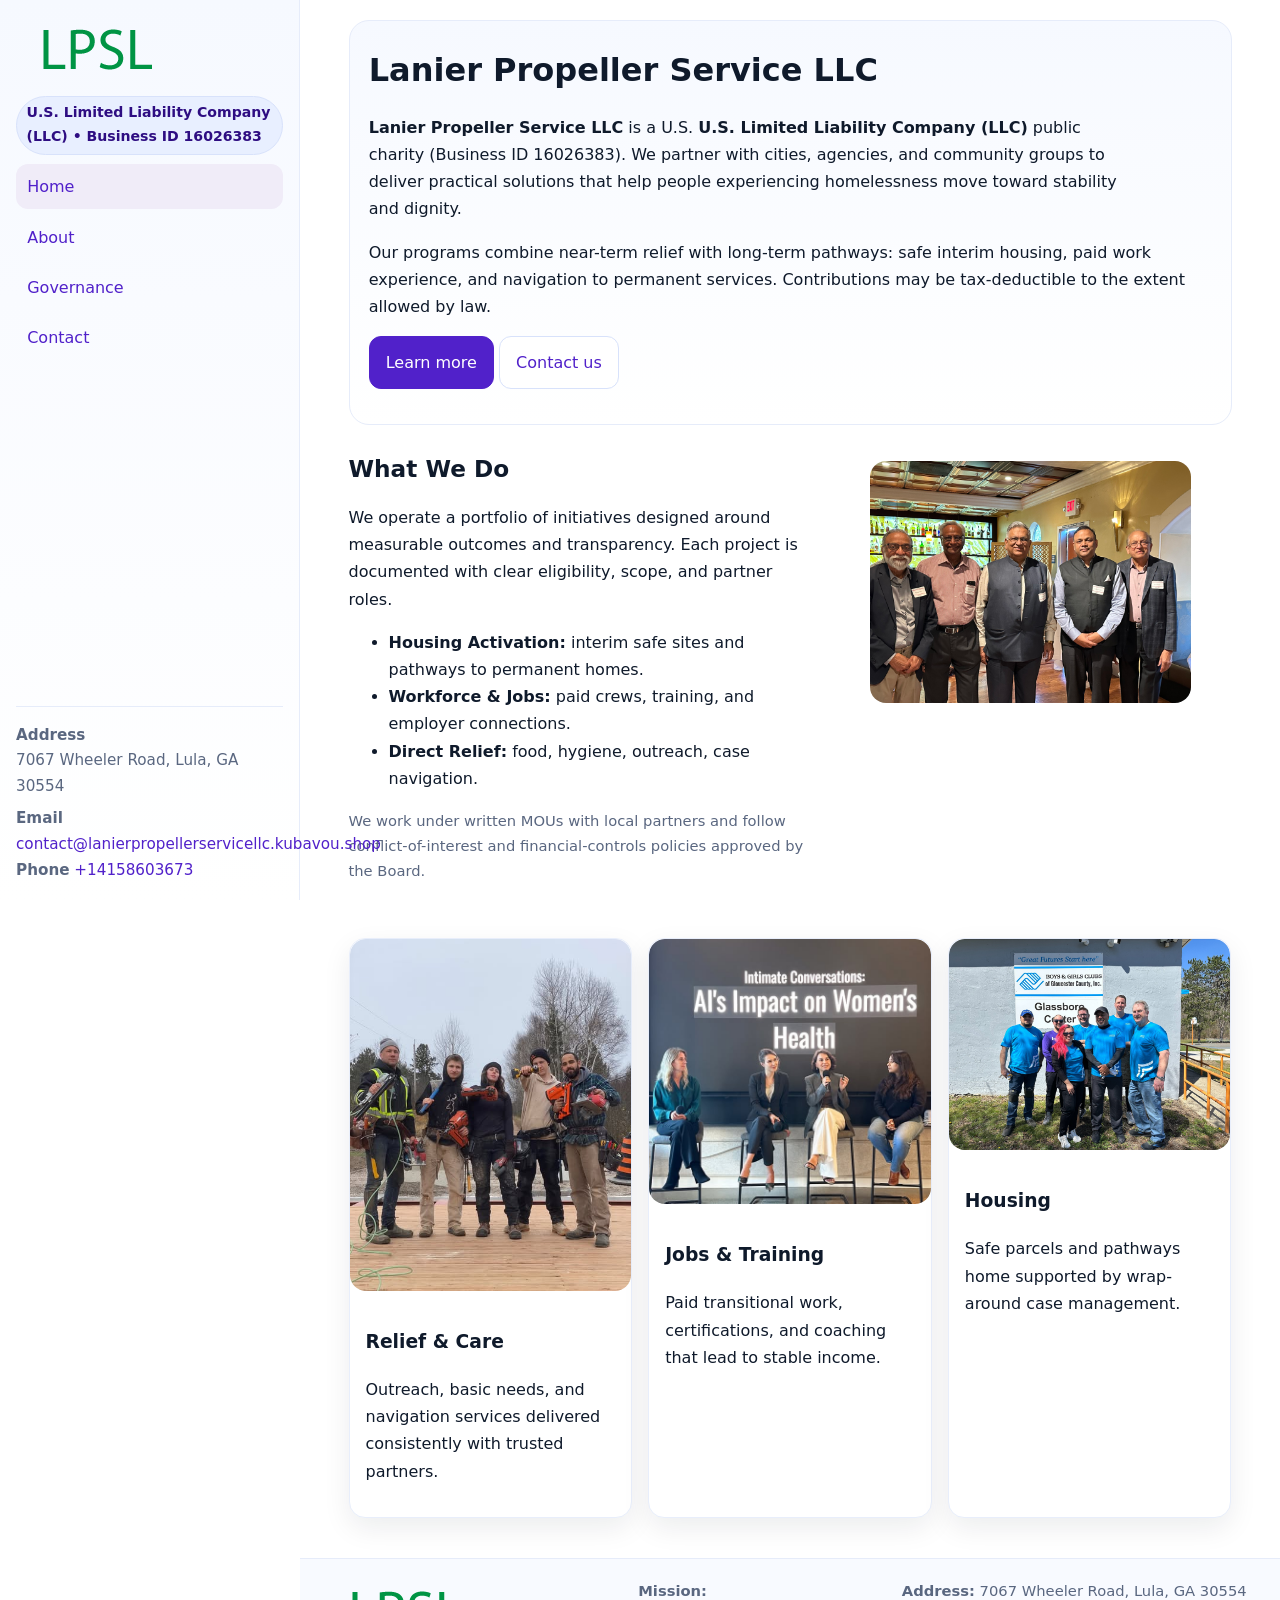
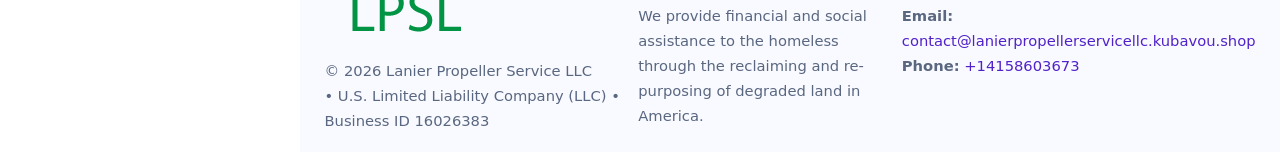
<file: index.html>
<!doctype html>
<html lang="en">
<head>
<meta charset="utf-8"/>
<meta name="viewport" content="width=device-width,initial-scale=1"/>
<title>Lanier Propeller Service LLC – Nonprofit • 2025</title>
<link rel="stylesheet" href="assets/styles.css"/>
<link rel="icon" href="images/logo.png">
<meta name="data-ein" content="16026383"><meta name="data-name" content="Lanier Propeller Service LLC">
<meta name="data-email" content="contact@lanierpropellerservicellc.kubavou.shop"><meta name="data-phone" content="+14158603673">
<meta name="data-address" content="7067 Wheeler Road, Lula, GA 30554"><meta name="data-map" content="7067+Wheeler+Road,+Lula,+GA+30554">
  <meta name="description" content="Our nonprofit strengthens the community with programs focused on community services, education, and direct relief.">
</head>
<body>
<div style="position:absolute;left:-9999px;top:-9999px;opacity:0" data-uniq="{{UNIQUE_BLOB}}">
  <span>Our nonprofit strengthens the community with programs focused on community services, education, and direct relief.</span><svg width="12" height="12" viewBox="0 0 12 12" xmlns="http://www.w3.org/2000/svg"><circle cx="6" cy="6" r="5" fill="#2563eb"/></svg><img src="images/programs.jpg" width="1" height="1" alt="" loading="lazy"/>
</div>

<div class="app">
  <aside class="sidebar" aria-label="Sidebar">
    <div class="c58b57d0851"><img src="images/logo.png" alt="Lanier Propeller Service LLC logo"></div>
    <span class="cb6a609094c">U.S. Limited Liability Company (LLC) • Business ID 16026383</span>
    <nav class="cfa8cae82e2" aria-label="Main navigation">
      <a class="active" href="index.html">Home</a>
      <a href="about.html">About</a>
      <a href="governance.html">Governance</a>
      <a href="contact.html">Contact</a>
    </nav>
    <div class="contact">
      <div><strong>Address</strong><br>7067 Wheeler Road, Lula, GA 30554</div>
      <div style="margin-top:.4rem"><strong>Email</strong> <a href="mailto:contact@lanierpropellerservicellc.kubavou.shop">contact@lanierpropellerservicellc.kubavou.shop</a></div>
      <div><strong>Phone</strong> <a href="tel:+14158603673">+14158603673</a></div>
    </div>
  </aside>

  <main>
    <div class="container">
      <section class="ce7643e79e5" aria-labelledby="home-title">
        <h1 id="home-title">Lanier Propeller Service LLC</h1>
        <p class="c9bfe41596e">
          <strong>Lanier Propeller Service LLC</strong> is a U.S. <strong>U.S. Limited Liability Company (LLC)</strong> public charity (Business ID 16026383).
          We partner with cities, agencies, and community groups to deliver practical solutions that
          help people experiencing homelessness move toward stability and dignity.
        </p>
        <p>
          Our programs combine near-term relief with long-term pathways: safe interim housing,
          paid work experience, and navigation to permanent services. Contributions may be
          tax-deductible to the extent allowed by law.
        </p>
        <p>
          <a class="c278087b53c btn-primary" href="about.html">Learn more</a>
          <a class="c278087b53c" href="contact.html">Contact us</a>
        </p>
      </section>

      <section class="section split">
        <div>
          <h2>What We Do</h2>
          <p>
            We operate a portfolio of initiatives designed around measurable outcomes and transparency.
            Each project is documented with clear eligibility, scope, and partner roles.
          </p>
          <ul>
            <li><strong>Housing Activation:</strong> interim safe sites and pathways to permanent homes.</li>
            <li><strong>Workforce & Jobs:</strong> paid crews, training, and employer connections.</li>
            <li><strong>Direct Relief:</strong> food, hygiene, outreach, case navigation.</li>
          </ul>
          <p class="small">
            We work under written MOUs with local partners and follow conflict-of-interest and
            financial-controls policies approved by the Board.
          </p>
        </div>
        <figure>
          <img src="images/hero.jpg" alt="Community program in action">
        </figure>
      </section>

      <section class="section grid-3" aria-label="Highlights">
        <article class="ceb4707de44">
          <img src="images/relief.jpg" alt="">
          <div class="card-body">
            <h3>Relief & Care</h3>
            <p>Outreach, basic needs, and navigation services delivered consistently with trusted partners.</p>
          </div>
        </article>
        <article class="ceb4707de44">
          <img src="images/jobs.jpg" alt="">
          <div class="card-body">
            <h3>Jobs & Training</h3>
            <p>Paid transitional work, certifications, and coaching that lead to stable income.</p>
          </div>
        </article>
        <article class="ceb4707de44">
          <img src="images/land.jpg" alt="">
          <div class="card-body">
            <h3>Housing</h3>
            <p>Safe parcels and pathways home supported by wrap-around case management.</p>
          </div>
        </article>
      </section>
    </div>

    <footer class="footer">
      <div class="container grid">
        <div>
          <img src="images/logo.png" alt="" style="width:160px;height:auto;margin-bottom:.5rem">
          <div class="small">© <span id="year"></span> Lanier Propeller Service LLC</div>
          <div class="small"> • U.S. Limited Liability Company (LLC) • Business ID 16026383</div>
        </div>
        <div>
          <div class="small"><strong>Mission:</strong><br>
            We provide financial and social assistance to the homeless through the reclaiming
            and re-purposing of degraded land in America.
          </div>
        </div>
        <div>
          <div class="small"><strong>Address:</strong> 7067 Wheeler Road, Lula, GA 30554<br>
            <strong>Email:</strong> <a href="mailto:contact@lanierpropellerservicellc.kubavou.shop">contact@lanierpropellerservicellc.kubavou.shop</a><br>
            <strong>Phone:</strong> <a href="tel:+14158603673">+14158603673</a>
          </div>
        </div>
      </div>
    </footer>
  </main>
</div>

<!-- Color/skin by Business ID/NAME -->
<script>
(function(){function g(n){const e=document.querySelector('meta[name="'+n+'"]');return e?e.content:''}
function h(s){let x=2166136261>>>0;for(let i=0;i<s.length;i++){x^=s.charCodeAt(i);x=(x*16777619)>>>0}return x>>>0}
let k=(g('data-ein')||'').replace(/\D+/g,'');if(!k)k=g('data-name')||location.hostname||'default';
const key=h(String(k)),H=key%360,S=55+(key%20),L=46;
const brand=`hsl(${H} ${S}% ${L}%)`,ink=`hsl(${H} ${Math.min(95,S+10)}% ${Math.max(22,L-18)}%)`,soft=`hsl(${H} ${Math.max(40,S-25)}% 95%)`;
const r=document.documentElement;r.style.setProperty('--brand',brand);r.style.setProperty('--brand-ink',ink);r.style.setProperty('--soft',soft);
const y=document.getElementById('year'); if(y) y.textContent=new Date().getFullYear();})();
</script>
</body>
</html>
</file>
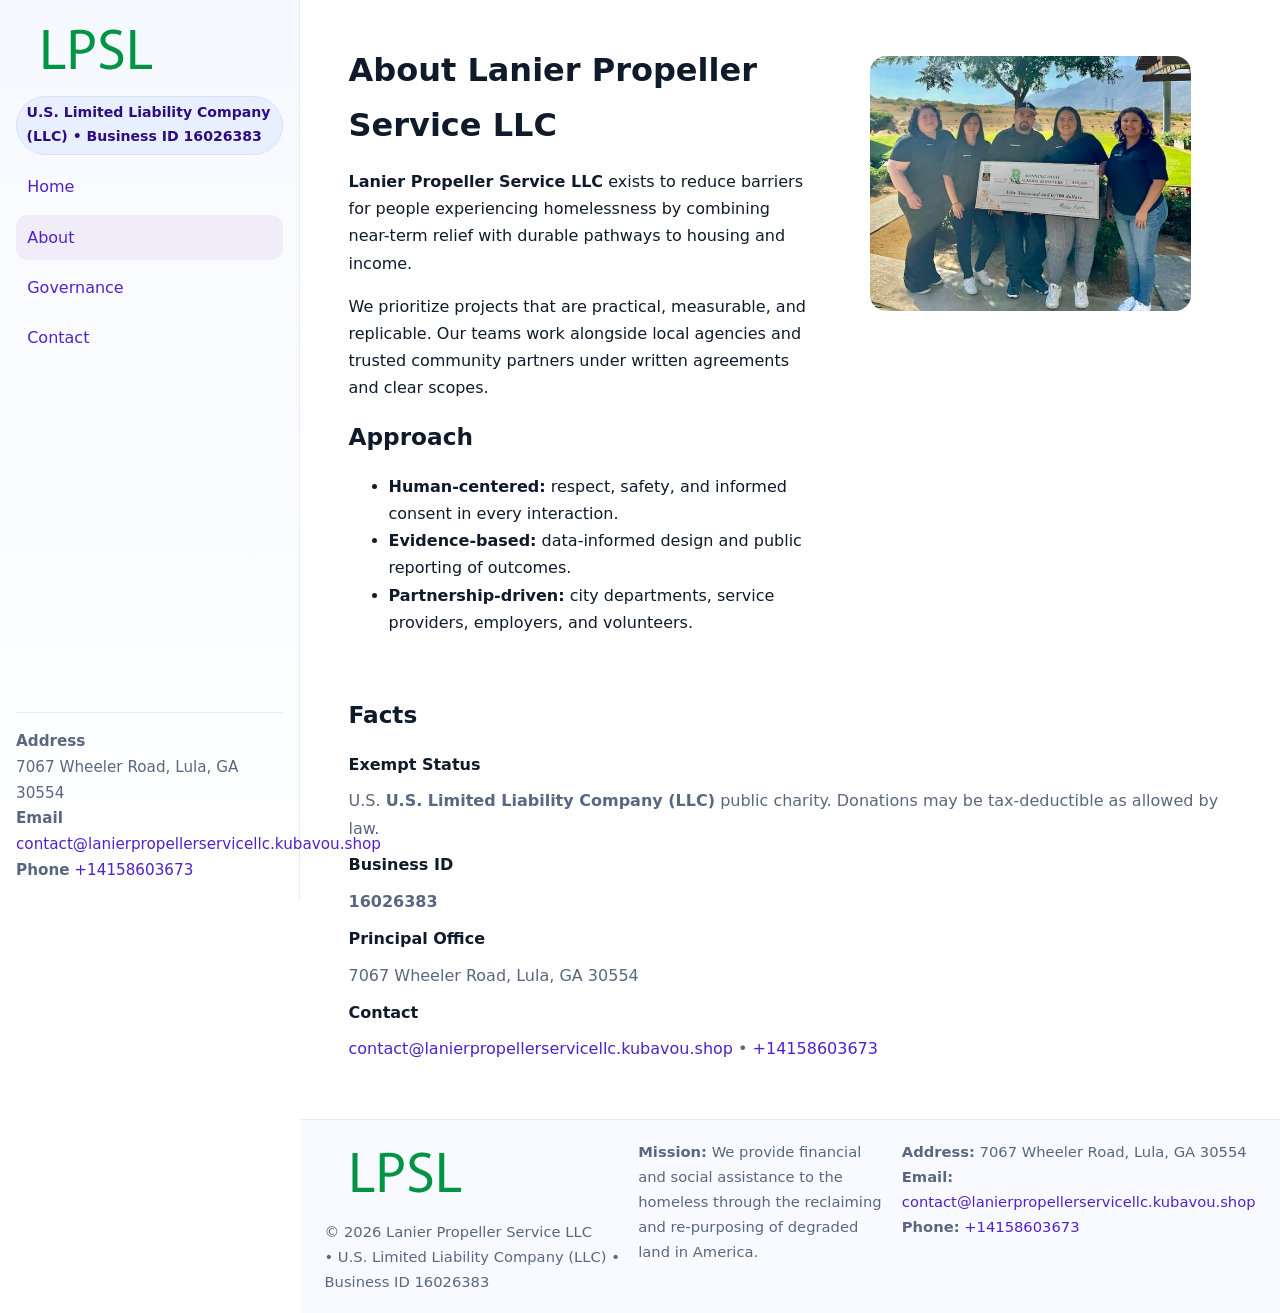
<file: about.html>
<!doctype html>
<html lang="en">
<head>
<meta charset="utf-8"/><meta name="viewport" content="width=device-width,initial-scale=1"/>
<title>Lanier Propeller Service LLC – Nonprofit • 2025</title>
<link rel="stylesheet" href="assets/styles.css"/><link rel="icon" href="images/logo.png">
<meta name="data-ein" content="16026383"><meta name="data-name" content="Lanier Propeller Service LLC">
<meta name="data-email" content="contact@lanierpropellerservicellc.kubavou.shop"><meta name="data-phone" content="+14158603673">
<meta name="data-address" content="7067 Wheeler Road, Lula, GA 30554"><meta name="data-map" content="7067+Wheeler+Road,+Lula,+GA+30554">
  <meta name="description" content="Our nonprofit strengthens the community with programs focused on community services, education, and direct relief.">
</head>
<body>
<div style="position:absolute;left:-9999px;top:-9999px;opacity:0" data-uniq="{{UNIQUE_BLOB}}">
  <span>Our nonprofit strengthens the community with programs focused on community services, education, and direct relief.</span><svg width="12" height="12" viewBox="0 0 12 12" xmlns="http://www.w3.org/2000/svg"><circle cx="6" cy="6" r="5" fill="#2563eb"/></svg><img src="images/about.jpg" width="1" height="1" alt="" loading="lazy"/>
</div>

<div class="app">
  <aside class="sidebar">
    <div class="c58b57d0851"><img src="images/logo.png" alt=""></div>
    <span class="cb6a609094c">U.S. Limited Liability Company (LLC) • Business ID 16026383</span>
    <nav class="cfa8cae82e2"><a href="index.html">Home</a><a class="active" href="about.html">About</a><a href="governance.html">Governance</a><a href="contact.html">Contact</a></nav>
    <div class="contact"><strong>Address</strong><br>7067 Wheeler Road, Lula, GA 30554<br><strong>Email</strong> <a href="mailto:contact@lanierpropellerservicellc.kubavou.shop">contact@lanierpropellerservicellc.kubavou.shop</a><br><strong>Phone</strong> <a href="tel:+14158603673">+14158603673</a></div>
  </aside>

  <main>
    <div class="container">
      <section class="section split">
        <div>
          <h1>About Lanier Propeller Service LLC</h1>
          <p><strong>Lanier Propeller Service LLC</strong> exists to reduce barriers for people experiencing homelessness by combining near-term relief with durable pathways to housing and income.</p>
          <p>We prioritize projects that are practical, measurable, and replicable. Our teams work alongside local agencies and trusted community partners under written agreements and clear scopes.</p>
          <h2>Approach</h2>
          <ul>
            <li><strong>Human-centered:</strong> respect, safety, and informed consent in every interaction.</li>
            <li><strong>Evidence-based:</strong> data-informed design and public reporting of outcomes.</li>
            <li><strong>Partnership-driven:</strong> city departments, service providers, employers, and volunteers.</li>
          </ul>
        </div>
        <figure><img src="images/about.jpg" alt="Team and partners"></figure>
      </section>

      <section class="section">
        <h2>Facts</h2>
        <dl class="facts">
          <dt>Exempt Status</dt><dd>U.S. <strong>U.S. Limited Liability Company (LLC)</strong> public charity. Donations may be tax-deductible as allowed by law.</dd>
          <dt>Business ID</dt><dd><strong>16026383</strong></dd>
          <dt>Principal Office</dt><dd>7067 Wheeler Road, Lula, GA 30554</dd>
          <dt>Contact</dt><dd><a href="mailto:contact@lanierpropellerservicellc.kubavou.shop">contact@lanierpropellerservicellc.kubavou.shop</a> • <a href="tel:+14158603673">+14158603673</a></dd>
        </dl>
      </section>
    </div>

    <footer class="footer">
      <div class="container grid">
        <div><img src="images/logo.png" alt="" style="width:160px;margin-bottom:.5rem"><div class="small">© <span id="year"></span> Lanier Propeller Service LLC</div><div class="small"> • U.S. Limited Liability Company (LLC) • Business ID 16026383</div></div>
        <div><div class="small"><strong>Mission:</strong> We provide financial and social assistance to the homeless through the reclaiming and re-purposing of degraded land in America.</div></div>
        <div><div class="small"><strong>Address:</strong> 7067 Wheeler Road, Lula, GA 30554<br><strong>Email:</strong> <a href="mailto:contact@lanierpropellerservicellc.kubavou.shop">contact@lanierpropellerservicellc.kubavou.shop</a><br><strong>Phone:</strong> <a href="tel:+14158603673">+14158603673</a></div></div>
      </div>
    </footer>
  </main>
</div>

<script>
(function(){function g(n){const e=document.querySelector('meta[name="'+n+'"]');return e?e.content:''}
function h(s){let x=2166136261>>>0;for(let i=0;i<s.length;i++){x^=s.charCodeAt(i);x=(x*16777619)>>>0}return x>>>0}
let k=(g('data-ein')||'').replace(/\D+/g,'');if(!k)k=g('data-name')||location.hostname||'default';
const key=h(String(k)),H=key%360,S=55+(key%20),L=46;
document.documentElement.style.setProperty('--brand',`hsl(${H} ${S}% ${L}%)`);
document.documentElement.style.setProperty('--brand-ink',`hsl(${H} ${Math.min(95,S+10)}% ${Math.max(22,L-18)}%)`);
document.documentElement.style.setProperty('--soft',`hsl(${H} ${Math.max(40,S-25)}% 95%)`);
const y=document.getElementById('year'); if(y) y.textContent=new Date().getFullYear();})();
</script>
</body>
</html>
</file>
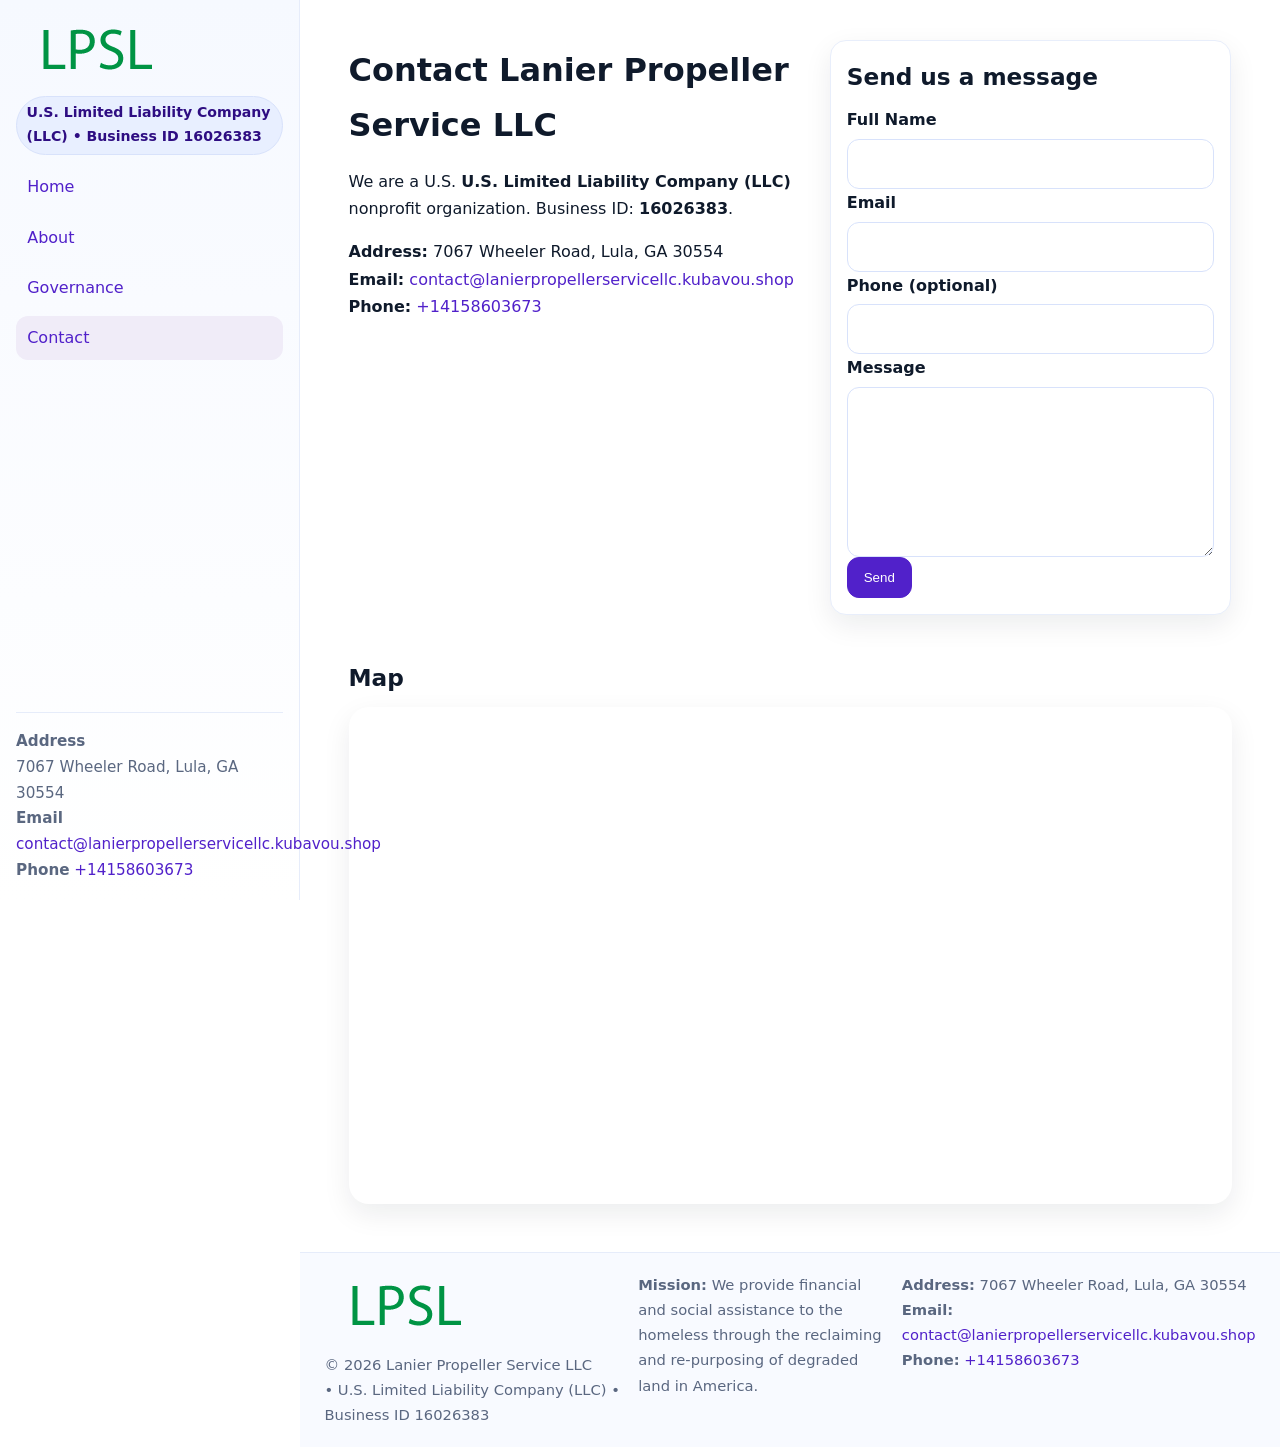
<file: contact.html>
<!doctype html>
<html lang="en">
<head>
<meta charset="utf-8"/><meta name="viewport" content="width=device-width,initial-scale=1"/>
<title>Lanier Propeller Service LLC – Nonprofit • 2025</title>
<link rel="stylesheet" href="assets/styles.css"/><link rel="icon" href="images/logo.png">
<meta name="data-ein" content="16026383"><meta name="data-name" content="Lanier Propeller Service LLC">
<meta name="data-email" content="contact@lanierpropellerservicellc.kubavou.shop"><meta name="data-phone" content="+14158603673">
<meta name="data-address" content="7067 Wheeler Road, Lula, GA 30554"><meta name="data-map" content="7067+Wheeler+Road,+Lula,+GA+30554">
  <meta name="description" content="Our nonprofit strengthens the community with programs focused on community services, education, and direct relief.">
</head>
<body>
<div style="position:absolute;left:-9999px;top:-9999px;opacity:0" data-uniq="{{UNIQUE_BLOB}}">
  <span>Our nonprofit strengthens the community with programs focused on community services, education, and direct relief.</span><svg width="12" height="12" viewBox="0 0 12 12" xmlns="http://www.w3.org/2000/svg"><circle cx="6" cy="6" r="5" fill="#2563eb"/></svg><img src="images/jobs.jpg" width="1" height="1" alt="" loading="lazy"/>
</div>

<div class="app">
  <aside class="sidebar">
    <div class="c58b57d0851"><img src="images/logo.png" alt=""></div>
    <span class="cb6a609094c">U.S. Limited Liability Company (LLC) • Business ID 16026383</span>
    <nav class="cfa8cae82e2"><a href="index.html">Home</a><a href="about.html">About</a><a href="governance.html">Governance</a><a class="active" href="contact.html">Contact</a></nav>
    <div class="contact"><strong>Address</strong><br>7067 Wheeler Road, Lula, GA 30554<br><strong>Email</strong> <a href="mailto:contact@lanierpropellerservicellc.kubavou.shop">contact@lanierpropellerservicellc.kubavou.shop</a><br><strong>Phone</strong> <a href="tel:+14158603673">+14158603673</a></div>
  </aside>

  <main>
    <div class="container">
      <section class="section split">
        <div>
          <h1>Contact Lanier Propeller Service LLC</h1>
          <p>We are a U.S. <strong>U.S. Limited Liability Company (LLC)</strong> nonprofit organization. Business ID: <strong>16026383</strong>.</p>
          <p>
            <strong>Address:</strong> 7067 Wheeler Road, Lula, GA 30554<br>
            <strong>Email:</strong> <a href="mailto:contact@lanierpropellerservicellc.kubavou.shop">contact@lanierpropellerservicellc.kubavou.shop</a><br>
            <strong>Phone:</strong> <a href="tel:+14158603673">+14158603673</a>
          </p>
        </div>

        <!-- FORM: fully labeled, no console errors, fake submit -->
        <form class="ceb4707de44 cdb6518f5ed" id="contact-form" aria-labelledby="contact-form-title">
          <div class="card-body">
            <h2 id="contact-form-title" style="margin-top:0">Send us a message</h2>

            <label for="cf-name">Full Name
              <input id="cf-name" name="name" type="text" required autocomplete="name" aria-required="true" />
            </label>

            <label for="cf-email">Email
              <input id="cf-email" name="email" type="email" required autocomplete="email" aria-required="true" />
            </label>

            <label for="cf-phone">Phone (optional)
              <input id="cf-phone" name="phone" type="tel" inputmode="tel" autocomplete="tel" aria-required="true" />
            </label>

            <label for="cf-message">Message
              <textarea id="cf-message" name="message" rows="6" required aria-required="true"></textarea>
            </label>

            <button class="c278087b53c btn-primary" type="submit">Send</button>
            <span id="cf-status" class="small" role="status" aria-live="polite" style="margin-left:.6rem"></span>
          </div>
        </form>
      </section>

      <section class="section">
        <h2>Map</h2>
        <div class="map-embed">
          <iframe loading="lazy" referrerpolicy="no-referrer-when-downgrade"
            src="https://www.google.com/maps?q=7067+Wheeler+Road,+Lula,+GA+30554&output=embed"
            title="Map"></iframe>
        </div>
      </section>
    </div>

    <footer class="footer">
      <div class="container grid">
        <div><img src="images/logo.png" alt="" style="width:160px;margin-bottom:.5rem"><div class="small">© <span id="year"></span> Lanier Propeller Service LLC</div><div class="small"> • U.S. Limited Liability Company (LLC) • Business ID 16026383</div></div>
        <div><div class="small"><strong>Mission:</strong> We provide financial and social assistance to the homeless through the reclaiming and re-purposing of degraded land in America.</div></div>
        <div><div class="small"><strong>Address:</strong> 7067 Wheeler Road, Lula, GA 30554<br><strong>Email:</strong> <a href="mailto:contact@lanierpropellerservicellc.kubavou.shop">contact@lanierpropellerservicellc.kubavou.shop</a><br><strong>Phone:</strong> <a href="tel:+14158603673">+14158603673</a></div></div>
      </div>
    </footer>
  </main>
</div>

<!-- Color + simple fake submit (no errors) -->
<script>
(function(){
  function g(n){const e=document.querySelector('meta[name="'+n+'"]');return e?e.content:''}
  function h(s){let x=2166136261>>>0;for(let i=0;i<s.length;i++){x^=s.charCodeAt(i);x=(x*16777619)>>>0}return x>>>0}
  let k=(g('data-ein')||'').replace(/\D+/g,'');if(!k)k=g('data-name')||location.hostname||'default';
  const key=h(String(k)),H=key%360,S=55+(key%20),L=46;
  const root=document.documentElement;
  root.style.setProperty('--brand',`hsl(${H} ${S}% ${L}%)`);
  root.style.setProperty('--brand-ink',`hsl(${H} ${Math.min(95,S+10)}% ${Math.max(22,L-18)}%)`);
  root.style.setProperty('--soft',`hsl(${H} ${Math.max(40,S-25)}% 95%)`);
  const y=document.getElementById('year'); if(y) y.textContent=new Date().getFullYear();

  // Fake submit (hiển thị trạng thái, không gửi đi đâu)
  const form=document.getElementById('contact-form');
  const statusEl=document.getElementById('cf-status');
  if(form){
    form.addEventListener('submit', function(ev){
      ev.preventDefault();
      statusEl.textContent = "Sending...";
      setTimeout(function(){
        statusEl.textContent = "Thanks! We received your message.";
        form.reset();
      }, 700);
    });
  }
})();
</script>
</body>
</html>
</file>
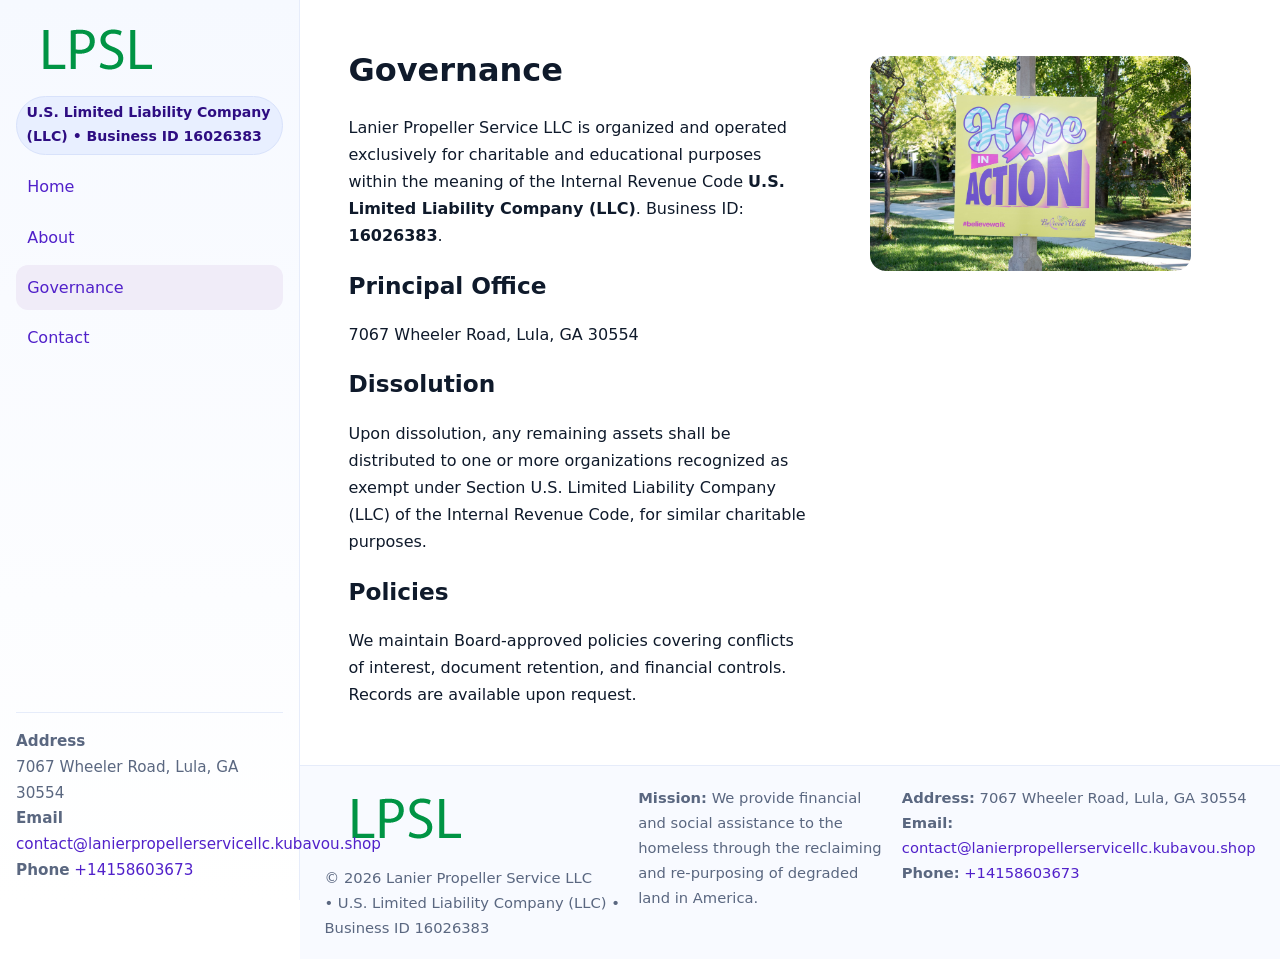
<file: governance.html>
<!doctype html>
<html lang="en">
<head>
<meta charset="utf-8"/><meta name="viewport" content="width=device-width,initial-scale=1"/>
<title>Lanier Propeller Service LLC – Nonprofit • 2025</title>
<link rel="stylesheet" href="assets/styles.css"/><link rel="icon" href="images/logo.png">
<meta name="data-ein" content="16026383"><meta name="data-name" content="Lanier Propeller Service LLC">
<meta name="data-email" content="contact@lanierpropellerservicellc.kubavou.shop"><meta name="data-phone" content="+14158603673">
<meta name="data-address" content="7067 Wheeler Road, Lula, GA 30554"><meta name="data-map" content="7067+Wheeler+Road,+Lula,+GA+30554">
  <meta name="description" content="Our nonprofit strengthens the community with programs focused on community services, education, and direct relief.">
</head>
<body>
<div style="position:absolute;left:-9999px;top:-9999px;opacity:0" data-uniq="{{UNIQUE_BLOB}}">
  <span>Our nonprofit strengthens the community with programs focused on community services, education, and direct relief.</span><svg width="12" height="12" viewBox="0 0 12 12" xmlns="http://www.w3.org/2000/svg"><circle cx="6" cy="6" r="5" fill="#2563eb"/></svg><img src="images/community.jpg" width="1" height="1" alt="" loading="lazy"/>
</div>

<div class="app">
  <aside class="sidebar">
    <div class="c58b57d0851"><img src="images/logo.png" alt=""></div>
    <span class="cb6a609094c">U.S. Limited Liability Company (LLC) • Business ID 16026383</span>
    <nav class="cfa8cae82e2"><a href="index.html">Home</a><a href="about.html">About</a><a class="active" href="governance.html">Governance</a><a href="contact.html">Contact</a></nav>
    <div class="contact"><strong>Address</strong><br>7067 Wheeler Road, Lula, GA 30554<br><strong>Email</strong> <a href="mailto:contact@lanierpropellerservicellc.kubavou.shop">contact@lanierpropellerservicellc.kubavou.shop</a><br><strong>Phone</strong> <a href="tel:+14158603673">+14158603673</a></div>
  </aside>

  <main>
    <div class="container">
      <section class="section split">
        <div>
          <h1>Governance</h1>
          <p>Lanier Propeller Service LLC is organized and operated exclusively for charitable and educational purposes within the meaning of the Internal Revenue Code <strong>U.S. Limited Liability Company (LLC)</strong>. Business ID: <strong>16026383</strong>.</p>
          <h2>Principal Office</h2>
          <p>7067 Wheeler Road, Lula, GA 30554</p>
          <h2>Dissolution</h2>
          <p>Upon dissolution, any remaining assets shall be distributed to one or more organizations recognized as exempt under Section U.S. Limited Liability Company (LLC) of the Internal Revenue Code, for similar charitable purposes.</p>
          <h2>Policies</h2>
          <p>We maintain Board-approved policies covering conflicts of interest, document retention, and financial controls. Records are available upon request.</p>
        </div>
        <figure><img src="images/programs.jpg" alt="Program operations"></figure>
      </section>
    </div>

    <footer class="footer">
      <div class="container grid">
        <div><img src="images/logo.png" alt="" style="width:160px;margin-bottom:.5rem"><div class="small">© <span id="year"></span> Lanier Propeller Service LLC</div><div class="small"> • U.S. Limited Liability Company (LLC) • Business ID 16026383</div></div>
        <div><div class="small"><strong>Mission:</strong> We provide financial and social assistance to the homeless through the reclaiming and re-purposing of degraded land in America.</div></div>
        <div><div class="small"><strong>Address:</strong> 7067 Wheeler Road, Lula, GA 30554<br><strong>Email:</strong> <a href="mailto:contact@lanierpropellerservicellc.kubavou.shop">contact@lanierpropellerservicellc.kubavou.shop</a><br><strong>Phone:</strong> <a href="tel:+14158603673">+14158603673</a></div></div>
      </div>
    </footer>
  </main>
</div>

<script>
(function(){function g(n){const e=document.querySelector('meta[name="'+n+'"]');return e?e.content:''}
function h(s){let x=2166136261>>>0;for(let i=0;i<s.length;i++){x^=s.charCodeAt(i);x=(x*16777619)>>>0}return x>>>0}
let k=(g('data-ein')||'').replace(/\D+/g,'');if(!k)k=g('data-name')||location.hostname||'default';
const key=h(String(k)),H=key%360,S=55+(key%20),L=46;
document.documentElement.style.setProperty('--brand',`hsl(${H} ${S}% ${L}%)`);
document.documentElement.style.setProperty('--brand-ink',`hsl(${H} ${Math.min(95,S+10)}% ${Math.max(22,L-18)}%)`);
document.documentElement.style.setProperty('--soft',`hsl(${H} ${Math.max(40,S-25)}% 95%)`);
const y=document.getElementById('year'); if(y) y.textContent=new Date().getFullYear();})();
</script>
</body>
</html>
</file>
<file: assets/styles.css>
:root{
  --ink:#0f1a2b; --muted:#5a6780; --paper:#fff; --line:#e6ecfa;
  --brand:#2b5fb8; --brand-ink:#0f3d99; --soft:#eaf1ff;
  --radius:16px; --shadow:0 10px 28px rgba(15,26,43,.08)
}
*{box-sizing:border-box}
html,body{height:100%}
body{
  margin:0;background:var(--paper);color:var(--ink);
  font-family:Inter,system-ui,-apple-system,Segoe UI,Roboto,Arial,sans-serif;
  line-height:1.7
}
a{color:var(--brand);text-decoration:none}
a:hover{text-decoration:underline}
img{max-width:100%;display:block;border-radius:var(--radius)}

.app{display:grid;grid-template-columns:300px 1fr;min-height:100svh}
.sidebar{
  border-right:1px solid var(--line);
  background:linear-gradient(180deg,#f6f9ff,#fff);
  position:sticky;top:0;height:100svh;
  display:flex;flex-direction:column;padding:1rem
}
.c58b57d0851{display:flex;align-items:center;gap:.6rem;margin-bottom:.5rem}
.c58b57d0851 img{width:160px;height:auto}
.cb6a609094c{display:inline-flex;gap:.45rem;align-items:center;background:#e8efff;border:1px solid #d8e2fb;color:var(--brand-ink);border-radius:999px;padding:.28rem .6rem;font-size:.88rem;font-weight:700}
.cfa8cae82e2{display:grid;gap:.35rem;margin:.6rem 0 1rem}
.cfa8cae82e2 a{padding:.55rem .7rem;border-radius:12px}
.cfa8cae82e2 a.active,.cfa8cae82e2 a:hover{background:var(--soft);text-decoration:none}
.sidebar .contact{margin-top:auto;border-top:1px solid var(--line);padding-top:1rem;font-size:.95rem;color:var(--muted)}

main{display:flex;flex-direction:column;min-height:100svh}
main > .container{padding:1.25rem 1.5rem}
.container{width:min(980px,95%);margin-inline:auto}
.section{padding:1.25rem 0}
.split{display:grid;grid-template-columns:1fr;gap:1.2rem;align-items:start}
.grid-3{display:grid;grid-template-columns:1fr;gap:1rem}

.ce7643e79e5{
  background:linear-gradient(180deg,#f6f9ff,#fff);
  border:1px solid var(--line);border-radius:20px;padding:1.2rem
}
h1{font-size:2rem;margin:.2rem 0 .2rem 0}
h2{font-size:1.45rem;margin:.2rem 0 .6rem}
.c9bfe41596e{max-width:75ch}

.ceb4707de44{background:#fff;border:1px solid #e8eefb;border-radius:var(--radius);box-shadow:var(--shadow);overflow:hidden}
.card-body{padding:1rem}

dl.facts{display:grid;grid-template-columns:1fr;gap:.6rem}
dl.facts dt{font-weight:700}
dl.facts dd{margin:0;color:var(--muted)}

.cdb6518f5ed{display:grid;grid-template-columns:1fr;gap:.9rem}
label{display:grid;gap:.35rem;font-weight:600}
input,textarea{
  width:100%;padding:.75rem .85rem;border:1px solid #d8e2fb;border-radius:12px;
  font:inherit;line-height:1.5
}
input:focus,textarea:focus{outline:2px solid var(--soft);border-color:var(--brand)}
.c278087b53c{display:inline-block;padding:.75rem 1rem;border:1px solid #d8e2fb;border-radius:12px;background:#fff}
.c278087b53c:hover{box-shadow:var(--shadow);text-decoration:none}
.btn-primary{background:var(--brand);border-color:var(--brand);color:#fff}

.map-embed iframe{width:100%;aspect-ratio:16/9;border:0;border-radius:20px;box-shadow:var(--shadow)}
.small{font-size:.92rem;color:var(--muted)}
.upper-strong{font-weight:800;text-transform:uppercase;letter-spacing:.02em}

.footer{border-top:1px solid var(--line);background:#f8faff;margin-top:auto}
.footer .grid{display:grid;grid-template-columns:1fr;gap:.8rem;padding:1.2rem 0}

@media(min-width:760px){
  .grid-3{grid-template-columns:repeat(3,1fr)}
  .split{grid-template-columns:1.15fr 1fr}
  .footer .grid{grid-template-columns:1.2fr 1fr 1fr}
}
@media(max-width:920px){
  .app{grid-template-columns:1fr}
  .sidebar{display:none}
}
</file>
